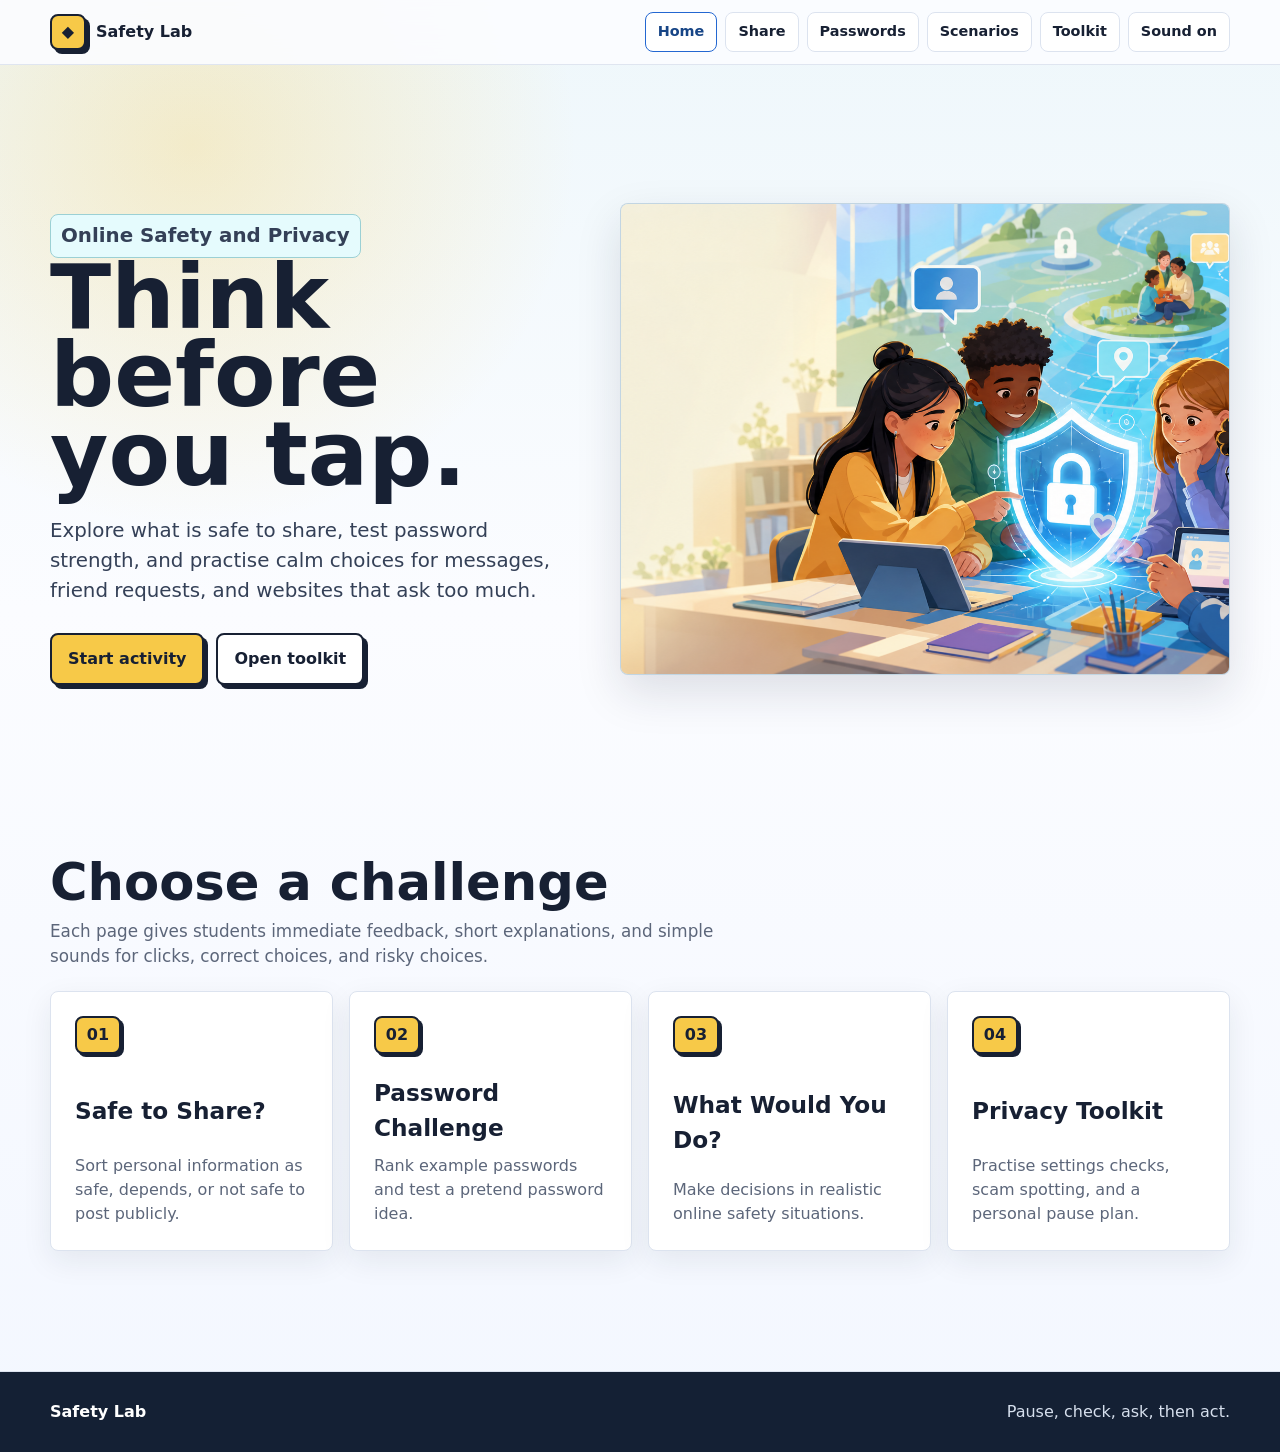
<file: index.html>
<!doctype html>
<html lang="en">
<head>
  <meta charset="utf-8">
  <meta name="viewport" content="width=device-width, initial-scale=1">
  <title>Safety Lab | Online Safety and Privacy</title>
  <link rel="stylesheet" href="css/styles.css">
</head>
<body>
  <header class="site-header">
    <nav class="nav" aria-label="Main navigation">
      <a class="brand" href="index.html" aria-label="Safety Lab home">
        <span class="brand-mark" aria-hidden="true">◆</span>
        <span>Safety Lab</span>
      </a>
      <div class="nav-actions">
        <a class="nav-link active" href="index.html">Home</a>
        <a class="nav-link" href="share.html">Share</a>
        <a class="nav-link" href="passwords.html">Passwords</a>
        <a class="nav-link" href="scenarios.html">Scenarios</a>
        <a class="nav-link" href="toolkit.html">Toolkit</a>
        <button class="sound-toggle" type="button" data-sound-toggle aria-pressed="true">Sound on</button>
      </div>
    </nav>
  </header>

  <main>
    <section class="hero">
      <div class="hero-copy">
        <p class="kicker">Online Safety and Privacy</p>
        <h1>Think before you tap.</h1>
        <p>Explore what is safe to share, test password strength, and practise calm choices for messages, friend requests, and websites that ask too much.</p>
        <div class="hero-actions">
          <a class="button primary" href="share.html">Start activity</a>
          <a class="button" href="toolkit.html">Open toolkit</a>
        </div>
      </div>
      <div class="hero-art">
        <img src="assets/online-safety-hero.png" alt="Students learning about digital privacy with a glowing shield and lock.">
      </div>
    </section>

    <section class="section">
      <div class="wrap">
        <div class="section-header">
          <div>
            <h2>Choose a challenge</h2>
            <p>Each page gives students immediate feedback, short explanations, and simple sounds for clicks, correct choices, and risky choices.</p>
          </div>
        </div>

        <div class="tool-grid">
          <a class="activity-card" href="share.html">
            <span class="card-number">01</span>
            <h3>Safe to Share?</h3>
            <p>Sort personal information as safe, depends, or not safe to post publicly.</p>
          </a>
          <a class="activity-card" href="passwords.html">
            <span class="card-number">02</span>
            <h3>Password Challenge</h3>
            <p>Rank example passwords and test a pretend password idea.</p>
          </a>
          <a class="activity-card" href="scenarios.html">
            <span class="card-number">03</span>
            <h3>What Would You Do?</h3>
            <p>Make decisions in realistic online safety situations.</p>
          </a>
          <a class="activity-card" href="toolkit.html">
            <span class="card-number">04</span>
            <h3>Privacy Toolkit</h3>
            <p>Practise settings checks, scam spotting, and a personal pause plan.</p>
          </a>
        </div>
      </div>
    </section>
  </main>

  <footer class="footer">
    <div class="wrap">
      <strong>Safety Lab</strong>
      <p>Pause, check, ask, then act.</p>
    </div>
  </footer>

  <script src="scripts/app.js"></script>
</body>
</html>
</file>
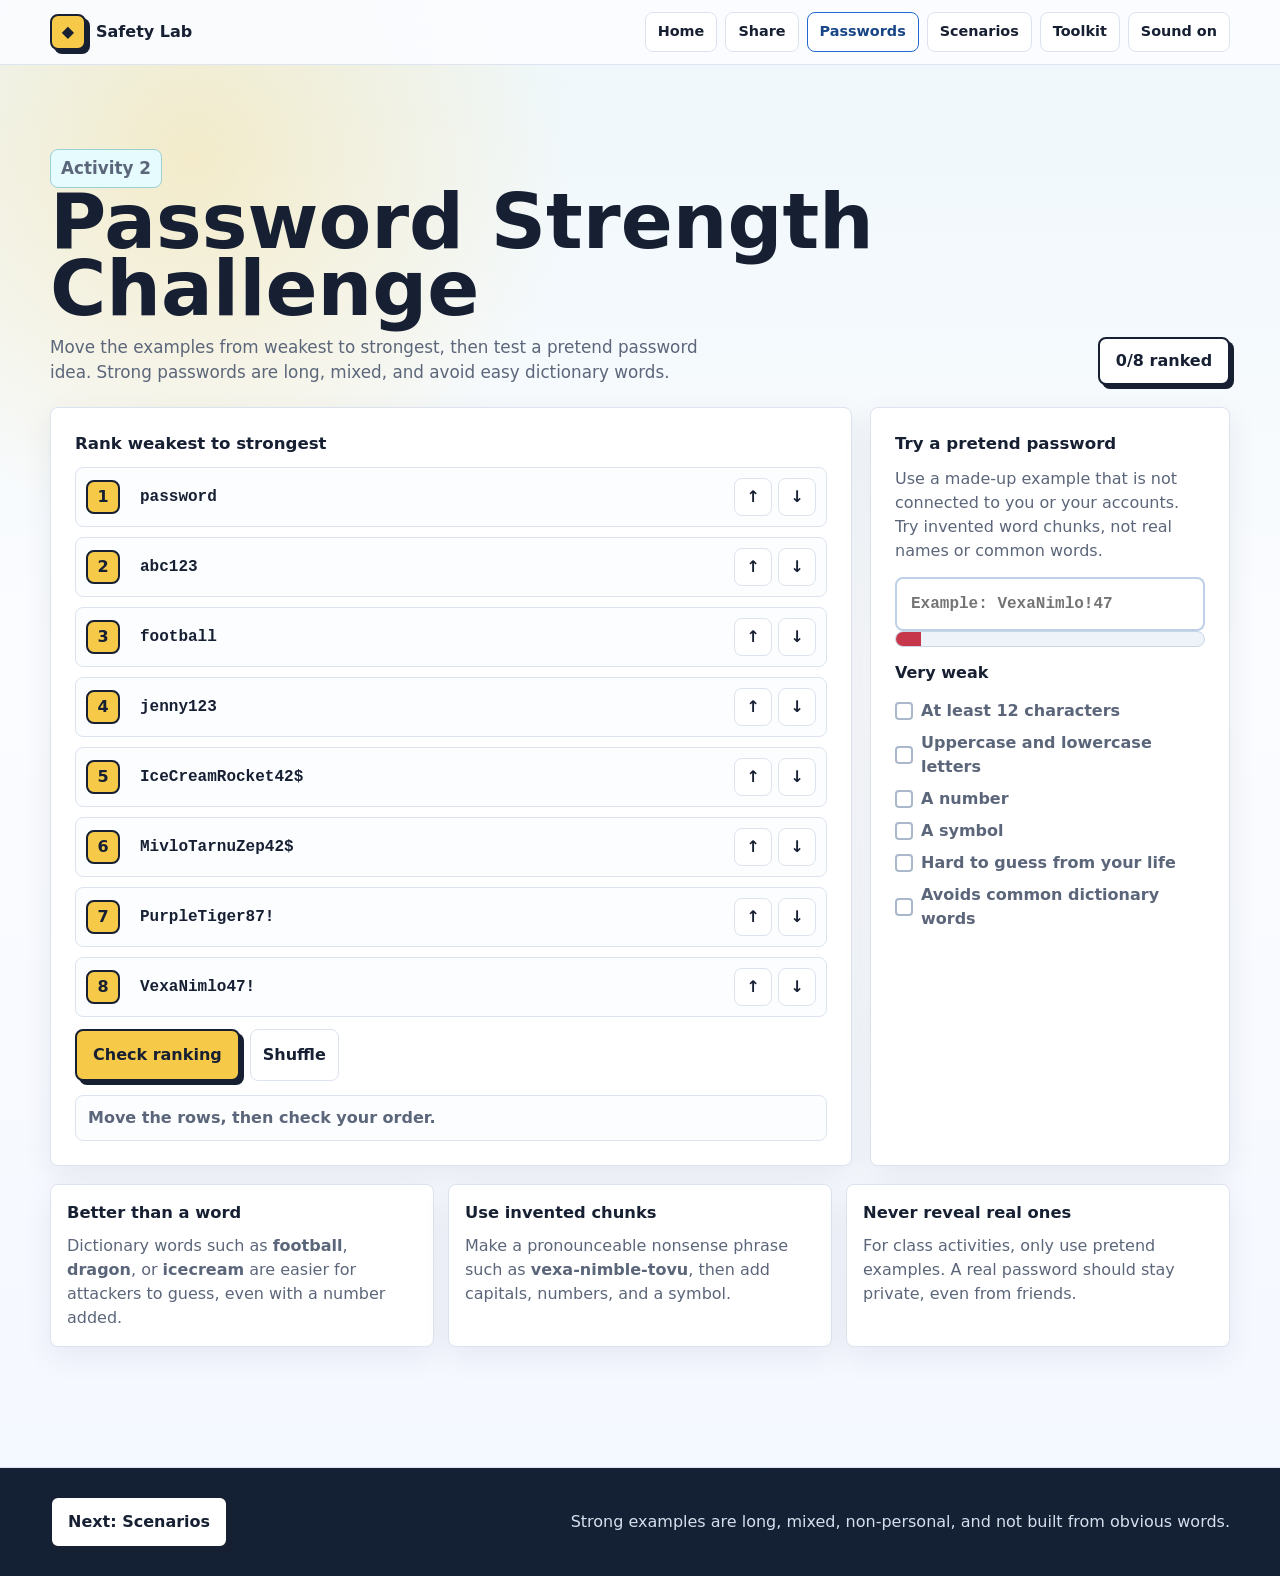
<file: passwords.html>
<!doctype html>
<html lang="en">
<head>
  <meta charset="utf-8">
  <meta name="viewport" content="width=device-width, initial-scale=1">
  <title>Password Challenge | Safety Lab</title>
  <link rel="stylesheet" href="css/styles.css">
</head>
<body data-page="passwords">
  <header class="site-header">
    <nav class="nav" aria-label="Main navigation">
      <a class="brand" href="index.html" aria-label="Safety Lab home">
        <span class="brand-mark" aria-hidden="true">◆</span>
        <span>Safety Lab</span>
      </a>
      <div class="nav-actions">
        <a class="nav-link" href="index.html">Home</a>
        <a class="nav-link" href="share.html">Share</a>
        <a class="nav-link active" href="passwords.html">Passwords</a>
        <a class="nav-link" href="scenarios.html">Scenarios</a>
        <a class="nav-link" href="toolkit.html">Toolkit</a>
        <button class="sound-toggle" type="button" data-sound-toggle aria-pressed="true">Sound on</button>
      </div>
    </nav>
  </header>

  <main class="page-main">
    <section class="section">
      <div class="wrap">
        <div class="section-header">
          <div>
            <p class="kicker">Activity 2</p>
            <h1 class="page-title">Password Strength Challenge</h1>
            <p>Move the examples from weakest to strongest, then test a pretend password idea. Strong passwords are long, mixed, and avoid easy dictionary words.</p>
          </div>
          <div class="score-pill"><span id="rankScore">0</span>/8 ranked</div>
        </div>

        <div class="password-area">
          <div class="panel">
            <h3>Rank weakest to strongest</h3>
            <div class="password-list" id="passwordList"></div>
            <div class="response-tools">
              <button class="button primary" id="checkRanking" type="button">Check ranking</button>
              <button class="mini-button" id="shufflePasswords" type="button">Shuffle</button>
            </div>
            <p class="inline-feedback" id="rankingFeedback" aria-live="polite">Move the rows, then check your order.</p>
          </div>

          <aside class="tool-panel">
            <h3>Try a pretend password</h3>
            <p>Use a made-up example that is not connected to you or your accounts. Try invented word chunks, not real names or common words.</p>
            <input class="password-input" id="passwordInput" type="text" autocomplete="off" placeholder="Example: VexaNimlo!47">
            <div class="meter" aria-live="polite">
              <div class="meter-track"><div class="meter-fill" id="meterFill"></div></div>
              <strong id="meterLabel">Start typing to test strength</strong>
              <ul class="check-list" id="checkList">
                <li data-rule="length">At least 12 characters</li>
                <li data-rule="letters">Uppercase and lowercase letters</li>
                <li data-rule="numbers">A number</li>
                <li data-rule="symbols">A symbol</li>
                <li data-rule="personal">Hard to guess from your life</li>
                <li data-rule="dictionary">Avoids common dictionary words</li>
              </ul>
            </div>
          </aside>
        </div>

        <div class="password-tips" aria-label="Password building tips">
          <div class="tip-panel">
            <h3>Better than a word</h3>
            <p>Dictionary words such as <strong>football</strong>, <strong>dragon</strong>, or <strong>icecream</strong> are easier for attackers to guess, even with a number added.</p>
          </div>
          <div class="tip-panel">
            <h3>Use invented chunks</h3>
            <p>Make a pronounceable nonsense phrase such as <strong>vexa-nimble-tovu</strong>, then add capitals, numbers, and a symbol.</p>
          </div>
          <div class="tip-panel">
            <h3>Never reveal real ones</h3>
            <p>For class activities, only use pretend examples. A real password should stay private, even from friends.</p>
          </div>
        </div>
      </div>
    </section>
  </main>

  <footer class="footer">
    <div class="wrap">
      <a class="button" href="scenarios.html">Next: Scenarios</a>
      <p>Strong examples are long, mixed, non-personal, and not built from obvious words.</p>
    </div>
  </footer>

  <script src="scripts/app.js"></script>
</body>
</html>
</file>
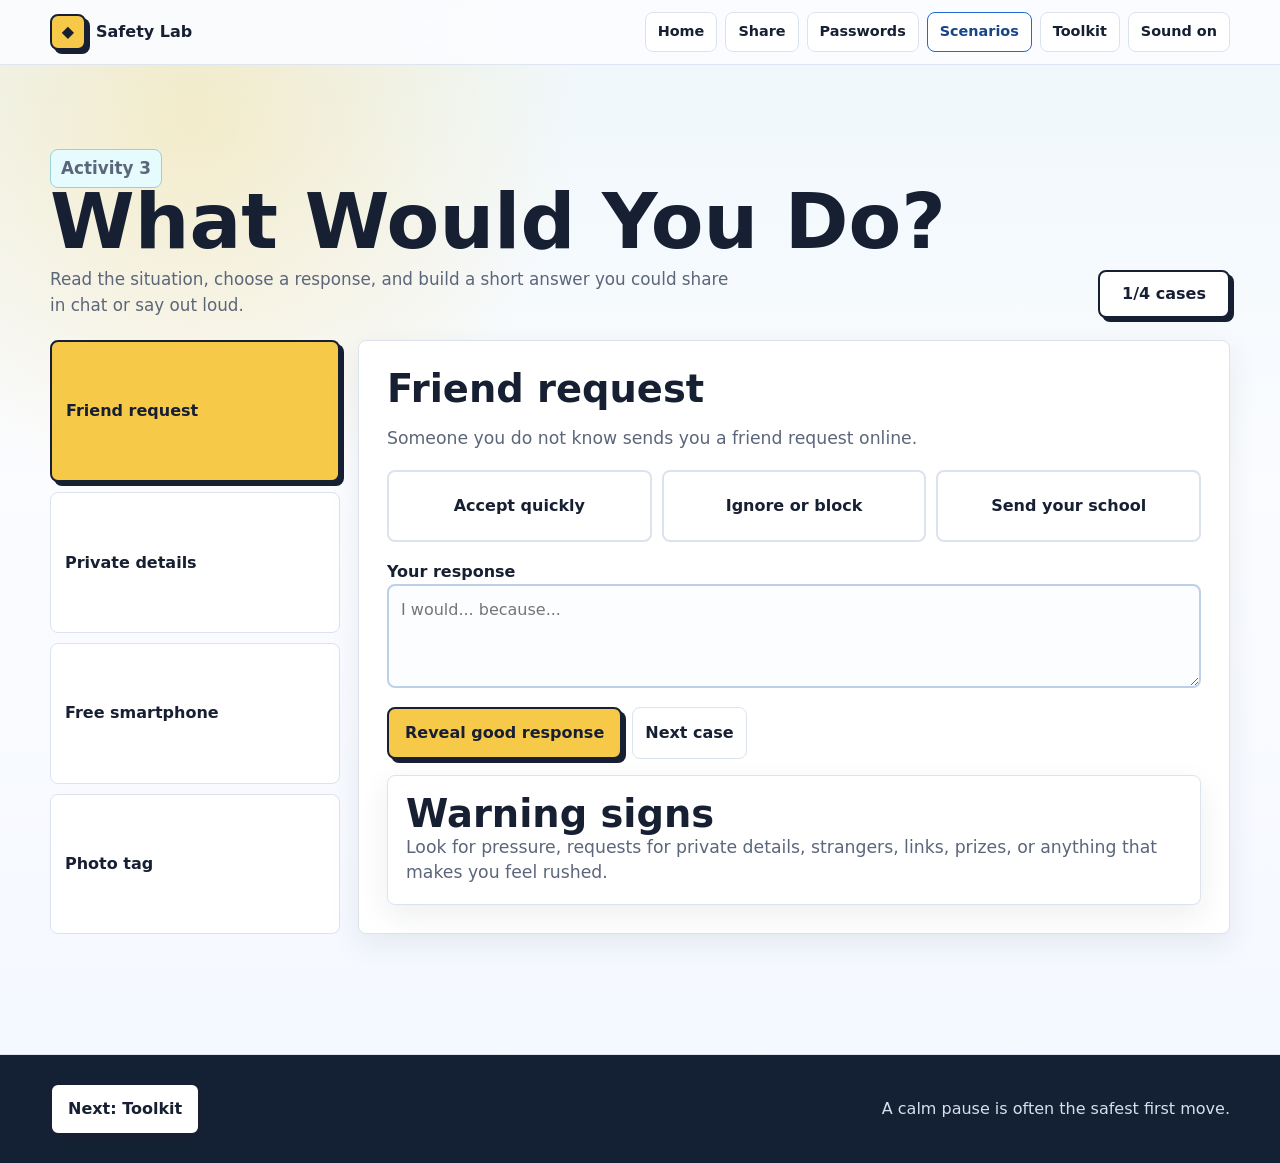
<file: scenarios.html>
<!doctype html>
<html lang="en">
<head>
  <meta charset="utf-8">
  <meta name="viewport" content="width=device-width, initial-scale=1">
  <title>What Would You Do? | Safety Lab</title>
  <link rel="stylesheet" href="css/styles.css">
</head>
<body data-page="scenarios">
  <header class="site-header">
    <nav class="nav" aria-label="Main navigation">
      <a class="brand" href="index.html" aria-label="Safety Lab home">
        <span class="brand-mark" aria-hidden="true">◆</span>
        <span>Safety Lab</span>
      </a>
      <div class="nav-actions">
        <a class="nav-link" href="index.html">Home</a>
        <a class="nav-link" href="share.html">Share</a>
        <a class="nav-link" href="passwords.html">Passwords</a>
        <a class="nav-link active" href="scenarios.html">Scenarios</a>
        <a class="nav-link" href="toolkit.html">Toolkit</a>
        <button class="sound-toggle" type="button" data-sound-toggle aria-pressed="true">Sound on</button>
      </div>
    </nav>
  </header>

  <main class="page-main">
    <section class="section">
      <div class="wrap">
        <div class="section-header">
          <div>
            <p class="kicker">Activity 3</p>
            <h1 class="page-title">What Would You Do?</h1>
            <p>Read the situation, choose a response, and build a short answer you could share in chat or say out loud.</p>
          </div>
          <div class="score-pill"><span id="scenarioCount">1</span>/4 cases</div>
        </div>

        <div class="scenario-layout">
          <div class="scenario-tabs" id="scenarioTabs"></div>
          <div class="scenario-board">
            <h3 id="scenarioTitle">Friend request</h3>
            <p id="scenarioText"></p>
            <div class="scenario-actions" id="scenarioActions"></div>
            <label for="scenarioResponse"><strong>Your response</strong></label>
            <textarea id="scenarioResponse" placeholder="I would... because..."></textarea>
            <div class="response-tools">
              <button class="button primary" id="showSuggestion" type="button">Reveal good response</button>
              <button class="mini-button" id="nextScenario" type="button">Next case</button>
            </div>
            <div class="feedback feedback-inline" id="scenarioFeedback">
              <h3>Warning signs</h3>
              <p>Look for pressure, requests for private details, strangers, links, prizes, or anything that makes you feel rushed.</p>
            </div>
          </div>
        </div>
      </div>
    </section>
  </main>

  <footer class="footer">
    <div class="wrap">
      <a class="button" href="toolkit.html">Next: Toolkit</a>
      <p>A calm pause is often the safest first move.</p>
    </div>
  </footer>

  <script src="scripts/app.js"></script>
</body>
</html>
</file>
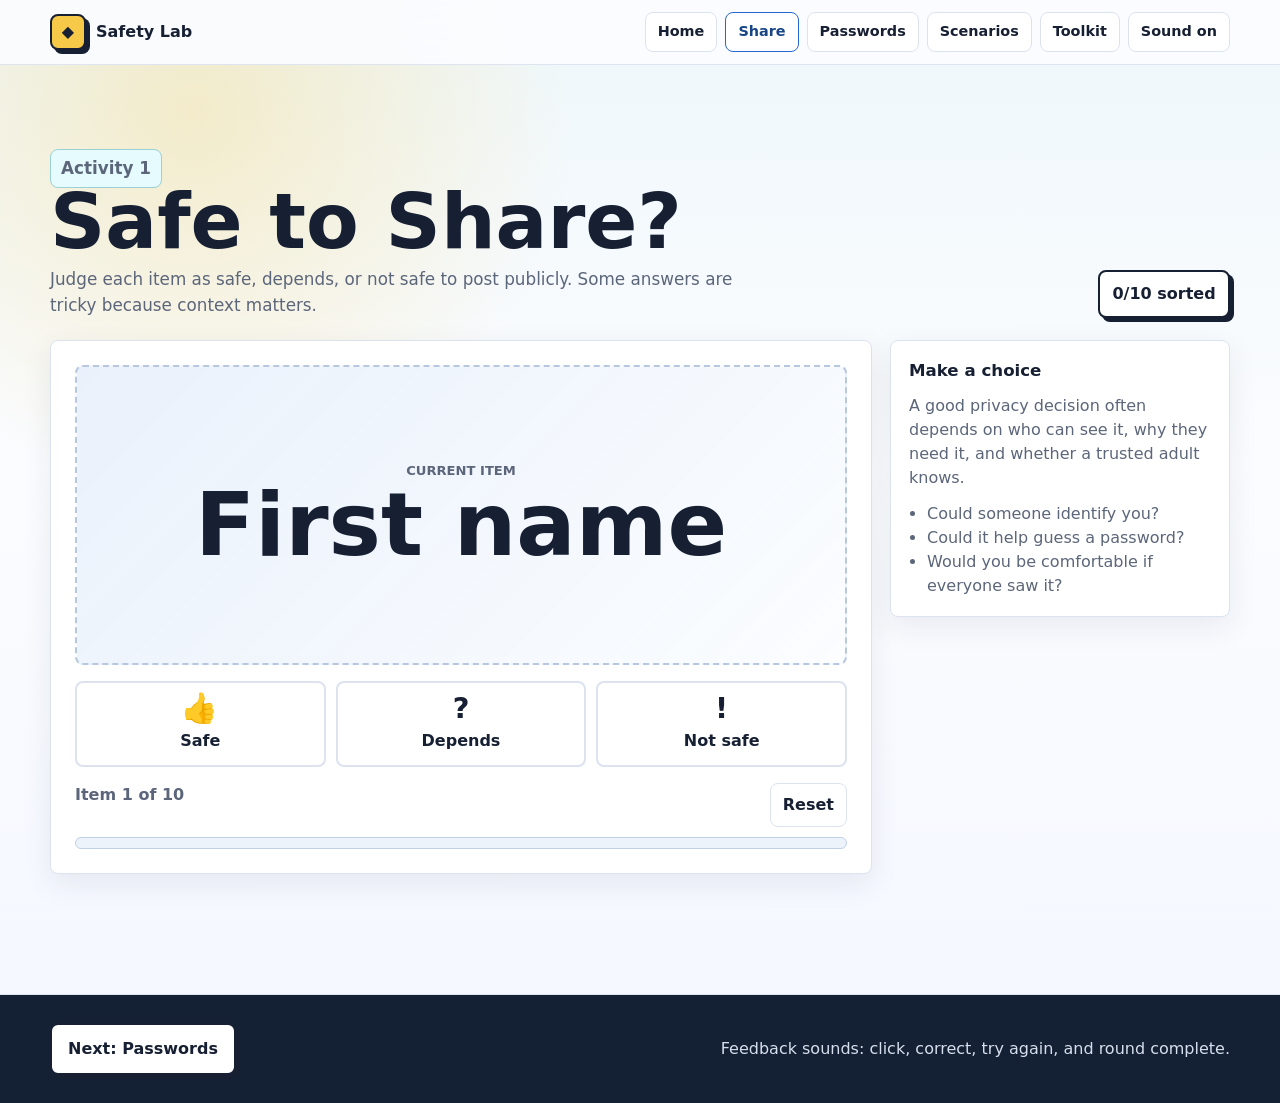
<file: share.html>
<!doctype html>
<html lang="en">
<head>
  <meta charset="utf-8">
  <meta name="viewport" content="width=device-width, initial-scale=1">
  <title>Safe to Share? | Safety Lab</title>
  <link rel="stylesheet" href="css/styles.css">
</head>
<body data-page="share">
  <header class="site-header">
    <nav class="nav" aria-label="Main navigation">
      <a class="brand" href="index.html" aria-label="Safety Lab home">
        <span class="brand-mark" aria-hidden="true">◆</span>
        <span>Safety Lab</span>
      </a>
      <div class="nav-actions">
        <a class="nav-link" href="index.html">Home</a>
        <a class="nav-link active" href="share.html">Share</a>
        <a class="nav-link" href="passwords.html">Passwords</a>
        <a class="nav-link" href="scenarios.html">Scenarios</a>
        <a class="nav-link" href="toolkit.html">Toolkit</a>
        <button class="sound-toggle" type="button" data-sound-toggle aria-pressed="true">Sound on</button>
      </div>
    </nav>
  </header>

  <main class="page-main">
    <section class="section">
      <div class="wrap">
        <div class="section-header">
          <div>
            <p class="kicker">Activity 1</p>
            <h1 class="page-title">Safe to Share?</h1>
            <p>Judge each item as safe, depends, or not safe to post publicly. Some answers are tricky because context matters.</p>
          </div>
          <div class="score-pill"><span id="shareScore">0</span>/<span id="shareTotal">0</span> sorted</div>
        </div>

        <div class="activity-shell">
          <div class="panel">
            <div class="share-card" aria-live="polite">
              <div>
                <div class="share-label">Current item</div>
                <div class="share-item" id="shareItem">First name</div>
              </div>
            </div>
            <div class="choice-grid" aria-label="Sharing choices">
              <button class="choice" data-choice="safe"><span class="icon">👍</span><span>Safe</span></button>
              <button class="choice" data-choice="depends"><span class="icon">?</span><span>Depends</span></button>
              <button class="choice" data-choice="unsafe"><span class="icon">!</span><span>Not safe</span></button>
            </div>
            <div class="progress-row">
              <span id="sharePosition">Item 1 of 10</span>
              <button class="mini-button" id="shareReset" type="button">Reset</button>
            </div>
            <div class="bar"><span id="shareBar"></span></div>
          </div>

          <aside class="feedback" aria-live="polite">
            <h3 id="shareFeedbackTitle">Make a choice</h3>
            <p id="shareFeedback">A good privacy decision often depends on who can see it, why they need it, and whether a trusted adult knows.</p>
            <ul>
              <li>Could someone identify you?</li>
              <li>Could it help guess a password?</li>
              <li>Would you be comfortable if everyone saw it?</li>
            </ul>
          </aside>
        </div>
      </div>
    </section>
  </main>

  <footer class="footer">
    <div class="wrap">
      <a class="button" href="passwords.html">Next: Passwords</a>
      <p>Feedback sounds: click, correct, try again, and round complete.</p>
    </div>
  </footer>

  <script src="scripts/app.js"></script>
</body>
</html>
</file>
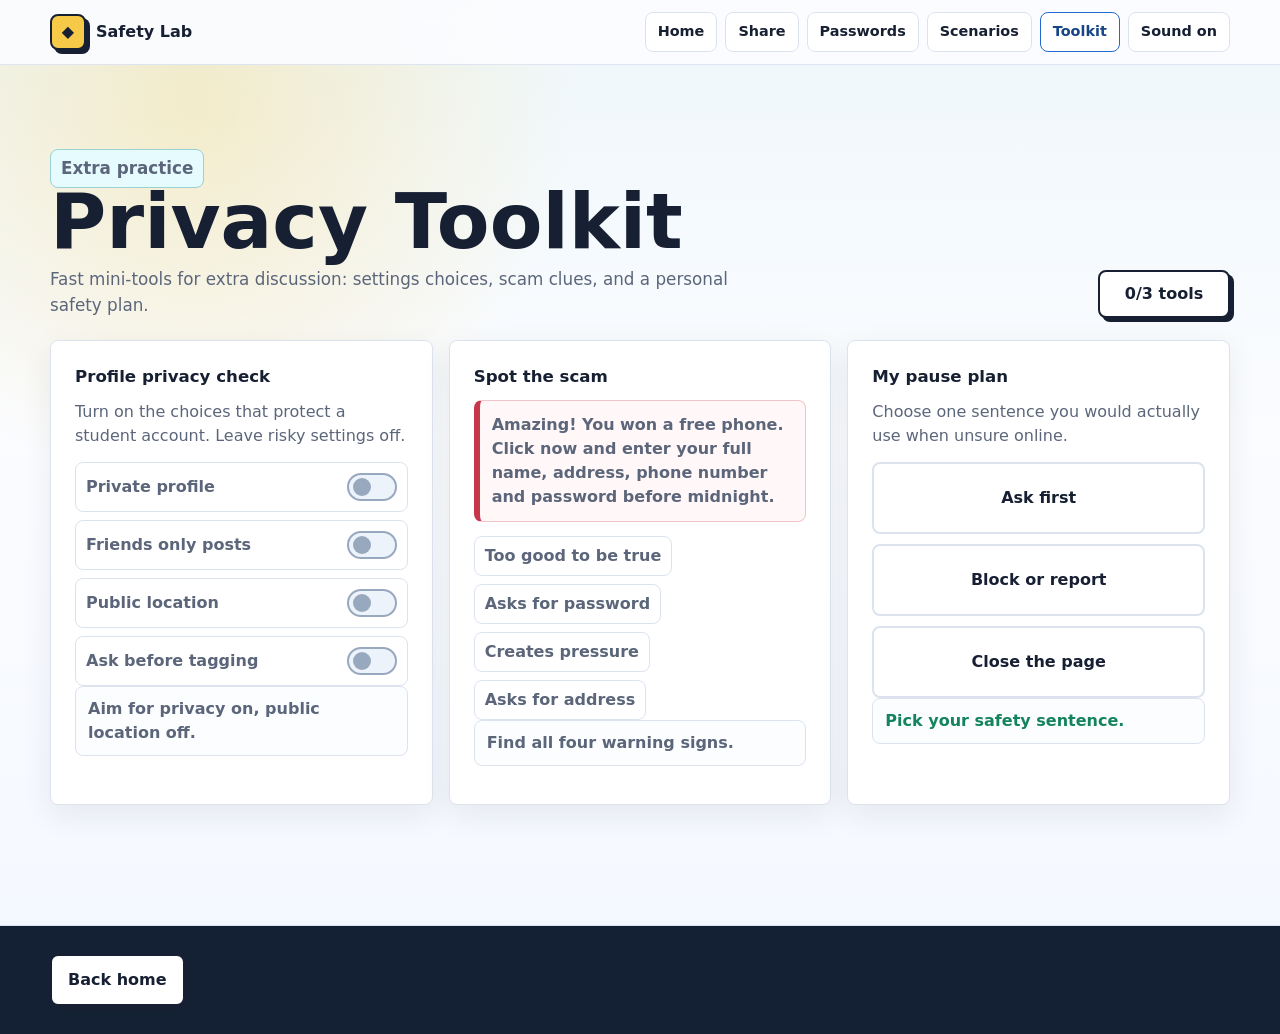
<file: toolkit.html>
<!doctype html>
<html lang="en">
<head>
  <meta charset="utf-8">
  <meta name="viewport" content="width=device-width, initial-scale=1">
  <title>Privacy Toolkit | Safety Lab</title>
  <link rel="stylesheet" href="css/styles.css">
</head>
<body data-page="toolkit">
  <header class="site-header">
    <nav class="nav" aria-label="Main navigation">
      <a class="brand" href="index.html" aria-label="Safety Lab home">
        <span class="brand-mark" aria-hidden="true">◆</span>
        <span>Safety Lab</span>
      </a>
      <div class="nav-actions">
        <a class="nav-link" href="index.html">Home</a>
        <a class="nav-link" href="share.html">Share</a>
        <a class="nav-link" href="passwords.html">Passwords</a>
        <a class="nav-link" href="scenarios.html">Scenarios</a>
        <a class="nav-link active" href="toolkit.html">Toolkit</a>
        <button class="sound-toggle" type="button" data-sound-toggle aria-pressed="true">Sound on</button>
      </div>
    </nav>
  </header>

  <main class="page-main">
    <section class="section">
      <div class="wrap">
        <div class="section-header">
          <div>
            <p class="kicker">Extra practice</p>
            <h1 class="page-title">Privacy Toolkit</h1>
            <p>Fast mini-tools for extra discussion: settings choices, scam clues, and a personal safety plan.</p>
          </div>
          <div class="score-pill"><span id="toolkitScore">0</span>/3 tools</div>
        </div>

        <div class="tool-grid">
          <div class="tool-panel">
            <h3>Profile privacy check</h3>
            <p>Turn on the choices that protect a student account. Leave risky settings off.</p>
            <div class="privacy-toggle" id="privacyToggles">
              <button class="toggle-row" type="button" data-good="true"><span>Private profile</span><span class="switch"></span></button>
              <button class="toggle-row" type="button" data-good="true"><span>Friends only posts</span><span class="switch"></span></button>
              <button class="toggle-row" type="button" data-good="false"><span>Public location</span><span class="switch"></span></button>
              <button class="toggle-row" type="button" data-good="true"><span>Ask before tagging</span><span class="switch"></span></button>
            </div>
            <p class="inline-feedback" id="privacyFeedback" aria-live="polite">Aim for privacy on, public location off.</p>
          </div>

          <div class="tool-panel">
            <h3>Spot the scam</h3>
            <p class="phish-message">Amazing! You won a free phone. Click now and enter your full name, address, phone number and password before midnight.</p>
            <div class="spot-list" id="spotList">
              <button class="chip" type="button">Too good to be true</button>
              <button class="chip" type="button">Asks for password</button>
              <button class="chip" type="button">Creates pressure</button>
              <button class="chip" type="button">Asks for address</button>
            </div>
            <p class="inline-feedback" id="scamFeedback" aria-live="polite">Find all four warning signs.</p>
          </div>

          <div class="tool-panel">
            <h3>My pause plan</h3>
            <p>Choose one sentence you would actually use when unsure online.</p>
            <div class="password-list">
              <button class="scenario-action" type="button" data-plan="I will ask a trusted adult before I reply.">Ask first</button>
              <button class="scenario-action" type="button" data-plan="I will block or report anything that feels unsafe.">Block or report</button>
              <button class="scenario-action" type="button" data-plan="I will close the page if it asks for private information.">Close the page</button>
            </div>
            <p id="pausePlan" class="inline-feedback strong" aria-live="polite">Pick your safety sentence.</p>
          </div>
        </div>
      </div>
    </section>
  </main>

  <footer class="footer">
    <div class="wrap">
      <a class="button" href="index.html">Back home</a>
    </div>
  </footer>

  <script src="scripts/app.js"></script>
</body>
</html>
</file>
<file: css/styles.css>
:root {
  --ink: #172033;
  --muted: #5c667a;
  --paper: #fbfcff;
  --line: #dce3ef;
  --blue: #2367d1;
  --blue-dark: #174586;
  --green: #14845c;
  --amber: #b86908;
  --red: #c7374b;
  --teal: #0d8b92;
  --yellow: #f7c948;
  --shadow: 0 18px 45px rgba(23, 32, 51, .13);
}

* {
  box-sizing: border-box;
}

html {
  scroll-behavior: smooth;
}

body {
  margin: 0;
  font-family: Inter, ui-sans-serif, system-ui, -apple-system, BlinkMacSystemFont, "Segoe UI", sans-serif;
  color: var(--ink);
  background:
    radial-gradient(circle at 15% 10%, rgba(247, 201, 72, .28), transparent 24rem),
    linear-gradient(180deg, #eef7fb 0%, #fbfcff 42%, #f3f7ff 100%);
  line-height: 1.5;
}

button,
input,
textarea {
  font: inherit;
}

button {
  cursor: pointer;
}

.site-header {
  position: sticky;
  top: 0;
  z-index: 10;
  border-bottom: 1px solid rgba(220, 227, 239, .9);
  background: rgba(251, 252, 255, .92);
  backdrop-filter: blur(14px);
}

.nav {
  width: min(1180px, calc(100% - 32px));
  margin: 0 auto;
  display: flex;
  align-items: center;
  justify-content: space-between;
  gap: 18px;
  padding: 12px 0;
}

.brand {
  display: flex;
  align-items: center;
  gap: 10px;
  min-width: 0;
  color: var(--ink);
  font-weight: 800;
  letter-spacing: 0;
  text-decoration: none;
}

.brand-mark {
  width: 36px;
  height: 36px;
  display: grid;
  place-items: center;
  border: 2px solid var(--ink);
  border-radius: 8px;
  background: var(--yellow);
  box-shadow: 4px 4px 0 var(--ink);
  flex: 0 0 auto;
}

.nav-actions {
  display: flex;
  align-items: center;
  gap: 8px;
  overflow-x: auto;
  scrollbar-width: none;
}

.nav-actions::-webkit-scrollbar {
  display: none;
}

.nav-link,
.sound-toggle {
  border: 1px solid var(--line);
  background: white;
  color: var(--ink);
  border-radius: 8px;
  padding: 8px 12px;
  text-decoration: none;
  white-space: nowrap;
  font-weight: 700;
  font-size: .9rem;
}

.nav-link:hover,
.nav-link:focus-visible,
.sound-toggle:hover,
.sound-toggle:focus-visible,
.nav-link.active {
  border-color: var(--blue);
  color: var(--blue-dark);
  outline: none;
}

.sound-toggle[aria-pressed="false"] {
  color: var(--muted);
  background: #f2f5fa;
}

.hero {
  width: min(1180px, calc(100% - 32px));
  min-height: min(720px, calc(100vh - 76px));
  margin: 0 auto;
  display: grid;
  grid-template-columns: minmax(0, .92fr) minmax(360px, 1.08fr);
  align-items: center;
  gap: clamp(24px, 4vw, 56px);
  padding: clamp(28px, 5vw, 60px) 0 32px;
}

.hero-copy {
  position: relative;
  z-index: 1;
}

.kicker {
  width: fit-content;
  margin: 0 0 14px;
  border: 1px solid #9bd0d4;
  background: #e5fbfd;
  color: #074d54;
  border-radius: 8px;
  padding: 6px 10px;
  font-size: .88rem;
  font-weight: 800;
}

h1 {
  margin: 0;
  font-size: clamp(2.7rem, 7vw, 6.5rem);
  line-height: .88;
  letter-spacing: 0;
}

.page-title {
  font-size: clamp(2.4rem, 6vw, 5.4rem);
}

.hero-copy p {
  max-width: 58ch;
  margin: 22px 0 0;
  color: #344057;
  font-size: clamp(1.05rem, 2vw, 1.24rem);
}

.hero-actions {
  display: flex;
  flex-wrap: wrap;
  gap: 12px;
  margin-top: 28px;
}

.button {
  border: 2px solid var(--ink);
  border-radius: 8px;
  padding: 12px 16px;
  display: inline-flex;
  align-items: center;
  justify-content: center;
  gap: 10px;
  min-height: 48px;
  color: var(--ink);
  background: white;
  box-shadow: 4px 4px 0 var(--ink);
  font-weight: 850;
  text-decoration: none;
  transition: transform .16s ease, box-shadow .16s ease;
}

.button.primary {
  background: var(--yellow);
}

.button:hover,
.button:focus-visible {
  transform: translate(2px, 2px);
  box-shadow: 2px 2px 0 var(--ink);
  outline: none;
}

.hero-art {
  position: relative;
  min-height: 470px;
  border-radius: 8px;
  overflow: hidden;
  box-shadow: var(--shadow);
  border: 1px solid rgba(23, 32, 51, .12);
  background: #dbeefa;
}

.hero-art img {
  width: 100%;
  height: 100%;
  min-height: 470px;
  display: block;
  object-fit: cover;
}

main {
  padding-bottom: 48px;
}

.page-main {
  min-height: calc(100vh - 160px);
}

.section {
  padding: clamp(34px, 6vw, 72px) 0;
}

.wrap {
  width: min(1180px, calc(100% - 32px));
  margin: 0 auto;
}

.section-header {
  display: grid;
  grid-template-columns: minmax(0, 1fr) auto;
  gap: 20px;
  align-items: end;
  margin-bottom: 22px;
}

.section-header h2 {
  margin: 0;
  font-size: clamp(2rem, 4vw, 3.5rem);
  line-height: .98;
  letter-spacing: 0;
}

.section-header p {
  margin: 12px 0 0;
  max-width: 64ch;
  color: var(--muted);
  font-size: 1.05rem;
}

.score-pill {
  min-width: 132px;
  border: 2px solid var(--ink);
  border-radius: 8px;
  padding: 10px 12px;
  background: white;
  text-align: center;
  box-shadow: 4px 4px 0 var(--ink);
  font-weight: 850;
}

.activity-shell {
  display: grid;
  grid-template-columns: minmax(0, 1fr) 340px;
  gap: 18px;
  align-items: start;
}

.panel,
.feedback,
.scenario-board,
.tool-panel,
.activity-card {
  background: white;
  border: 1px solid var(--line);
  border-radius: 8px;
  box-shadow: 0 10px 30px rgba(23, 32, 51, .08);
}

.panel,
.tool-panel,
.activity-card {
  padding: clamp(16px, 3vw, 24px);
}

.activity-card {
  min-height: 230px;
  color: var(--ink);
  text-decoration: none;
  display: flex;
  flex-direction: column;
  justify-content: space-between;
}

.activity-card:hover,
.activity-card:focus-visible {
  border-color: var(--blue);
  outline: none;
}

.activity-card h3 {
  margin: 22px 0 8px;
  font-size: 1.45rem;
}

.activity-card p {
  margin: 0;
  color: var(--muted);
}

.card-number {
  width: 46px;
  height: 38px;
  display: grid;
  place-items: center;
  border: 2px solid var(--ink);
  border-radius: 8px;
  background: var(--yellow);
  box-shadow: 3px 3px 0 var(--ink);
  font-weight: 900;
}

.feedback {
  position: sticky;
  top: 78px;
  padding: 18px;
}

.feedback-inline {
  margin-top: 16px;
  position: static;
}

.feedback.correct,
.inline-feedback.correct {
  border-color: rgba(20, 132, 92, .42);
  background: #f0fbf5;
  color: #0a5b3d;
}

.feedback.incorrect,
.inline-feedback.incorrect {
  border-color: rgba(199, 55, 75, .34);
  background: #fff5f6;
  color: #7a1d2d;
}

.feedback h3,
.panel h3,
.tool-panel h3 {
  margin: 0 0 10px;
  font-size: 1.04rem;
}

.feedback p {
  margin: 0;
  color: var(--muted);
}

.feedback ul {
  margin: 12px 0 0;
  padding-left: 18px;
  color: var(--muted);
}

.inline-feedback {
  margin: 14px 0 0;
  border: 1px solid var(--line);
  border-radius: 8px;
  background: #fbfdff;
  color: var(--muted);
  padding: 10px 12px;
  font-weight: 750;
}

.inline-feedback.strong {
  color: var(--green);
}

.share-card {
  display: grid;
  grid-template-columns: minmax(0, 1fr);
  gap: 20px;
  place-items: center;
  min-height: 300px;
  border: 2px dashed #b7c7dd;
  border-radius: 8px;
  padding: 28px;
  text-align: center;
  background:
    linear-gradient(135deg, rgba(35, 103, 209, .08), transparent),
    #fbfdff;
}

.share-label {
  color: var(--muted);
  font-weight: 800;
  text-transform: uppercase;
  font-size: .82rem;
}

.share-item {
  font-size: clamp(2.4rem, 7vw, 5.5rem);
  font-weight: 900;
  line-height: 1;
  overflow-wrap: anywhere;
}

.choice-grid {
  display: grid;
  grid-template-columns: repeat(3, 1fr);
  gap: 10px;
  margin-top: 16px;
}

.choice {
  min-height: 86px;
  border: 2px solid var(--line);
  border-radius: 8px;
  background: white;
  color: var(--ink);
  display: grid;
  place-items: center;
  gap: 4px;
  padding: 10px;
  font-weight: 850;
}

.choice .icon {
  font-size: 1.8rem;
  line-height: 1;
}

.choice[data-choice="safe"]:hover,
.choice[data-choice="safe"]:focus-visible {
  border-color: var(--green);
}

.choice[data-choice="depends"]:hover,
.choice[data-choice="depends"]:focus-visible {
  border-color: var(--amber);
}

.choice[data-choice="unsafe"]:hover,
.choice[data-choice="unsafe"]:focus-visible {
  border-color: var(--red);
}

.progress-row {
  display: flex;
  justify-content: space-between;
  gap: 16px;
  color: var(--muted);
  font-weight: 750;
  margin-top: 16px;
}

.bar {
  height: 12px;
  border: 1px solid #bfd0e7;
  border-radius: 99px;
  margin-top: 10px;
  overflow: hidden;
  background: #edf3fb;
}

.bar span {
  display: block;
  height: 100%;
  width: 0;
  background: linear-gradient(90deg, var(--teal), var(--blue));
  transition: width .25s ease;
}

.password-area {
  display: grid;
  grid-template-columns: minmax(0, 1fr) minmax(270px, 360px);
  gap: 18px;
}

.password-tips {
  display: grid;
  grid-template-columns: repeat(3, 1fr);
  gap: 14px;
  margin-top: 18px;
}

.tip-panel {
  background: white;
  border: 1px solid var(--line);
  border-radius: 8px;
  padding: 16px;
  box-shadow: 0 10px 30px rgba(23, 32, 51, .07);
}

.tip-panel h3 {
  margin: 0 0 8px;
  font-size: 1.02rem;
}

.tip-panel p {
  margin: 0;
  color: var(--muted);
}

.password-list {
  display: grid;
  gap: 10px;
}

.password-row {
  display: grid;
  grid-template-columns: 44px minmax(0, 1fr) auto;
  gap: 10px;
  align-items: center;
  border: 1px solid var(--line);
  border-radius: 8px;
  padding: 10px;
  background: #fbfdff;
}

.password-row.correct {
  border-color: rgba(20, 132, 92, .55);
  background: #f0fbf5;
}

.rank {
  width: 34px;
  height: 34px;
  display: grid;
  place-items: center;
  border: 2px solid var(--ink);
  border-radius: 8px;
  background: var(--yellow);
  font-weight: 900;
}

.password-text {
  min-width: 0;
  font-family: ui-monospace, SFMono-Regular, Menlo, Consolas, monospace;
  font-weight: 850;
  overflow-wrap: anywhere;
}

.move-buttons {
  display: flex;
  gap: 6px;
}

.icon-button {
  width: 38px;
  height: 38px;
  border-radius: 8px;
  border: 1px solid var(--line);
  background: white;
  color: var(--ink);
  font-weight: 900;
}

.icon-button:hover,
.icon-button:focus-visible {
  border-color: var(--blue);
  outline: none;
}

.meter {
  display: grid;
  gap: 14px;
}

.password-input {
  width: 100%;
  border: 2px solid #bdd0e8;
  border-radius: 8px;
  padding: 13px 14px;
  outline: none;
  font-family: ui-monospace, SFMono-Regular, Menlo, Consolas, monospace;
  font-weight: 750;
}

.password-input:focus {
  border-color: var(--blue);
}

.meter-track {
  height: 16px;
  border-radius: 99px;
  overflow: hidden;
  border: 1px solid #c8d6e8;
  background: #eef3fa;
}

.meter-fill {
  width: 8%;
  height: 100%;
  background: var(--red);
  transition: width .2s ease, background .2s ease;
}

.check-list {
  display: grid;
  gap: 8px;
  margin: 0;
  padding: 0;
  list-style: none;
}

.check-list li {
  display: flex;
  align-items: center;
  gap: 8px;
  color: var(--muted);
  font-weight: 700;
}

.check-list li::before {
  content: "";
  width: 14px;
  height: 14px;
  border: 2px solid #a9b8cc;
  border-radius: 4px;
  flex: 0 0 auto;
}

.check-list li.met {
  color: var(--green);
}

.check-list li.met::before {
  background: var(--green);
  border-color: var(--green);
  box-shadow: inset 0 0 0 3px white;
}

.scenario-layout {
  display: grid;
  grid-template-columns: 290px minmax(0, 1fr);
  gap: 18px;
}

.scenario-tabs {
  display: grid;
  gap: 10px;
}

.scenario-tab {
  border: 1px solid var(--line);
  border-radius: 8px;
  padding: 14px;
  background: white;
  color: var(--ink);
  text-align: left;
  font-weight: 850;
}

.scenario-tab.active {
  border: 2px solid var(--ink);
  background: var(--yellow);
  box-shadow: 4px 4px 0 var(--ink);
}

.scenario-board {
  padding: clamp(18px, 3vw, 28px);
}

.scenario-board h3 {
  margin: 0;
  font-size: clamp(1.5rem, 3vw, 2.4rem);
  line-height: 1.05;
}

.scenario-board p {
  color: var(--muted);
  font-size: 1.08rem;
}

.scenario-actions {
  display: grid;
  grid-template-columns: repeat(3, 1fr);
  gap: 10px;
  margin: 18px 0;
}

.scenario-action {
  min-height: 72px;
  border: 2px solid var(--line);
  border-radius: 8px;
  background: white;
  color: var(--ink);
  font-weight: 850;
  padding: 10px;
}

.scenario-action.selected {
  border-color: var(--blue);
  background: #e9f1ff;
}

textarea {
  width: 100%;
  min-height: 104px;
  resize: vertical;
  border: 2px solid #bdd0e8;
  border-radius: 8px;
  padding: 12px;
  color: var(--ink);
  background: #fbfdff;
}

textarea:focus {
  border-color: var(--blue);
  outline: none;
}

.response-tools {
  display: flex;
  flex-wrap: wrap;
  gap: 10px;
  margin-top: 12px;
}

.mini-button {
  border: 1px solid var(--line);
  border-radius: 8px;
  background: white;
  color: var(--ink);
  padding: 9px 12px;
  font-weight: 800;
}

.mini-button:hover,
.mini-button:focus-visible {
  border-color: var(--blue);
  outline: none;
}

.tool-grid {
  display: grid;
  grid-template-columns: repeat(4, 1fr);
  gap: 16px;
}

.tool-panel {
  min-height: 230px;
}

.tool-panel p {
  color: var(--muted);
  margin: 0 0 14px;
}

body[data-page="toolkit"] .tool-grid {
  grid-template-columns: repeat(3, 1fr);
}

.privacy-toggle {
  display: grid;
  gap: 8px;
}

.toggle-row {
  display: flex;
  align-items: center;
  justify-content: space-between;
  gap: 10px;
  border: 1px solid var(--line);
  border-radius: 8px;
  padding: 10px;
  color: var(--muted);
  background: white;
  font-weight: 750;
}

.switch {
  width: 50px;
  height: 28px;
  border: 2px solid #98a8bf;
  border-radius: 99px;
  background: #edf3fa;
  position: relative;
  flex: 0 0 auto;
}

.switch::after {
  content: "";
  width: 18px;
  height: 18px;
  position: absolute;
  top: 3px;
  left: 4px;
  border-radius: 50%;
  background: #98a8bf;
  transition: transform .2s ease, background .2s ease;
}

.toggle-row.on .switch {
  border-color: var(--green);
  background: #e8f8f1;
}

.toggle-row.on .switch::after {
  transform: translateX(20px);
  background: var(--green);
}

.toggle-row.risky.on .switch {
  border-color: var(--red);
  background: #fff1f3;
}

.toggle-row.risky.on .switch::after {
  background: var(--red);
}

.phish-message {
  border: 1px solid #f0c4ca;
  border-left: 6px solid var(--red);
  border-radius: 8px;
  padding: 12px;
  background: #fff7f8;
  color: #5c1824;
  font-weight: 750;
}

.spot-list {
  display: flex;
  flex-wrap: wrap;
  gap: 8px;
}

.chip {
  border: 1px solid var(--line);
  border-radius: 8px;
  padding: 7px 10px;
  background: white;
  color: var(--muted);
  font-weight: 800;
}

.chip.found {
  border-color: var(--green);
  color: var(--green);
  background: #edf9f3;
}

.footer {
  border-top: 1px solid var(--line);
  background: #142034;
  color: white;
  padding: 28px 0;
}

.footer .wrap {
  display: flex;
  justify-content: space-between;
  gap: 18px;
  align-items: center;
  flex-wrap: wrap;
}

.footer p {
  margin: 0;
  color: #d6dfed;
}

@media (max-width: 1040px) {
  .tool-grid {
    grid-template-columns: repeat(2, 1fr);
  }

  body[data-page="toolkit"] .tool-grid {
    grid-template-columns: 1fr;
  }
}

@media (max-width: 940px) {
  .hero,
  .activity-shell,
  .password-area,
  .password-tips,
  .scenario-layout {
    grid-template-columns: 1fr;
  }

  .hero {
    min-height: auto;
  }

  .hero-art,
  .hero-art img {
    min-height: 320px;
  }

  .feedback {
    position: static;
  }
}

@media (max-width: 640px) {
  .nav {
    align-items: stretch;
    flex-direction: column;
  }

  .section-header,
  .tool-grid,
  .choice-grid,
  .scenario-actions {
    grid-template-columns: 1fr;
  }

  .hero-art,
  .hero-art img {
    min-height: 240px;
  }

  .password-row {
    grid-template-columns: 38px minmax(0, 1fr);
  }

  .move-buttons {
    grid-column: 1 / -1;
    justify-content: flex-end;
  }
}
</file>
